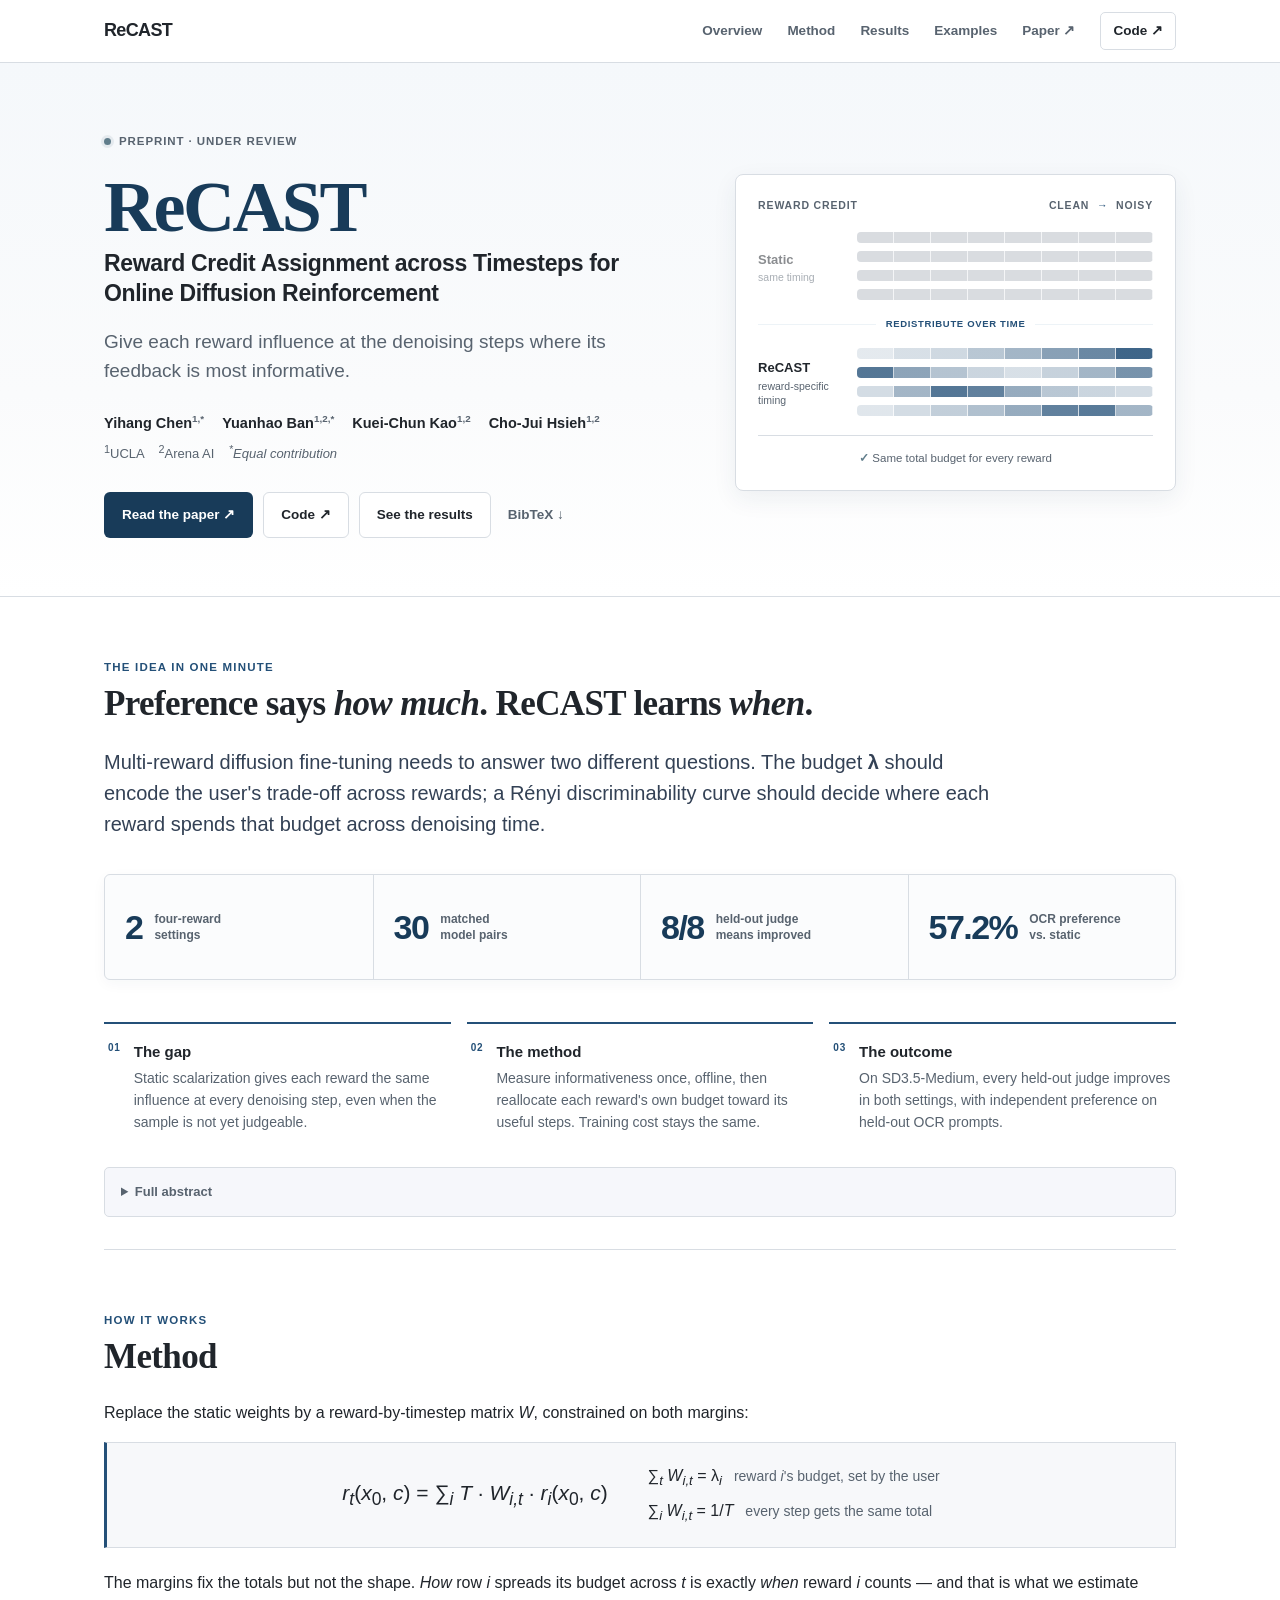
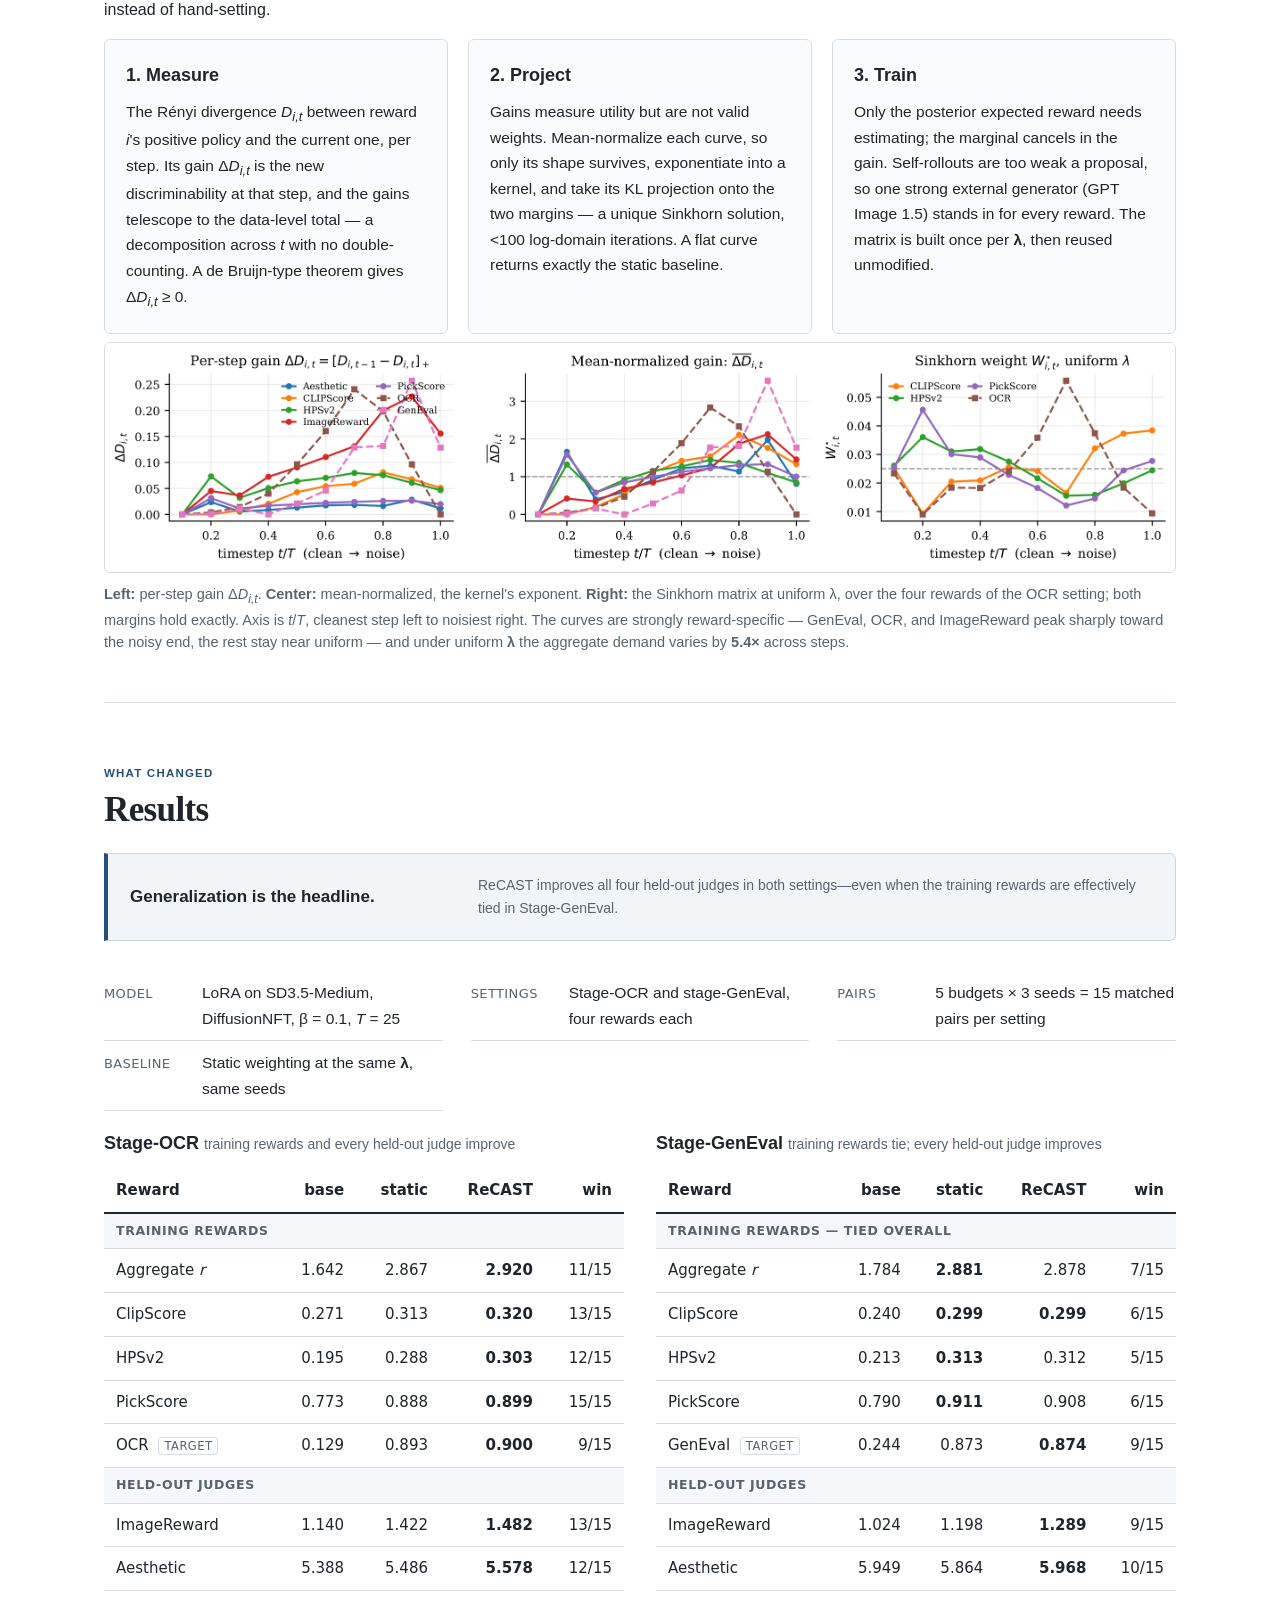
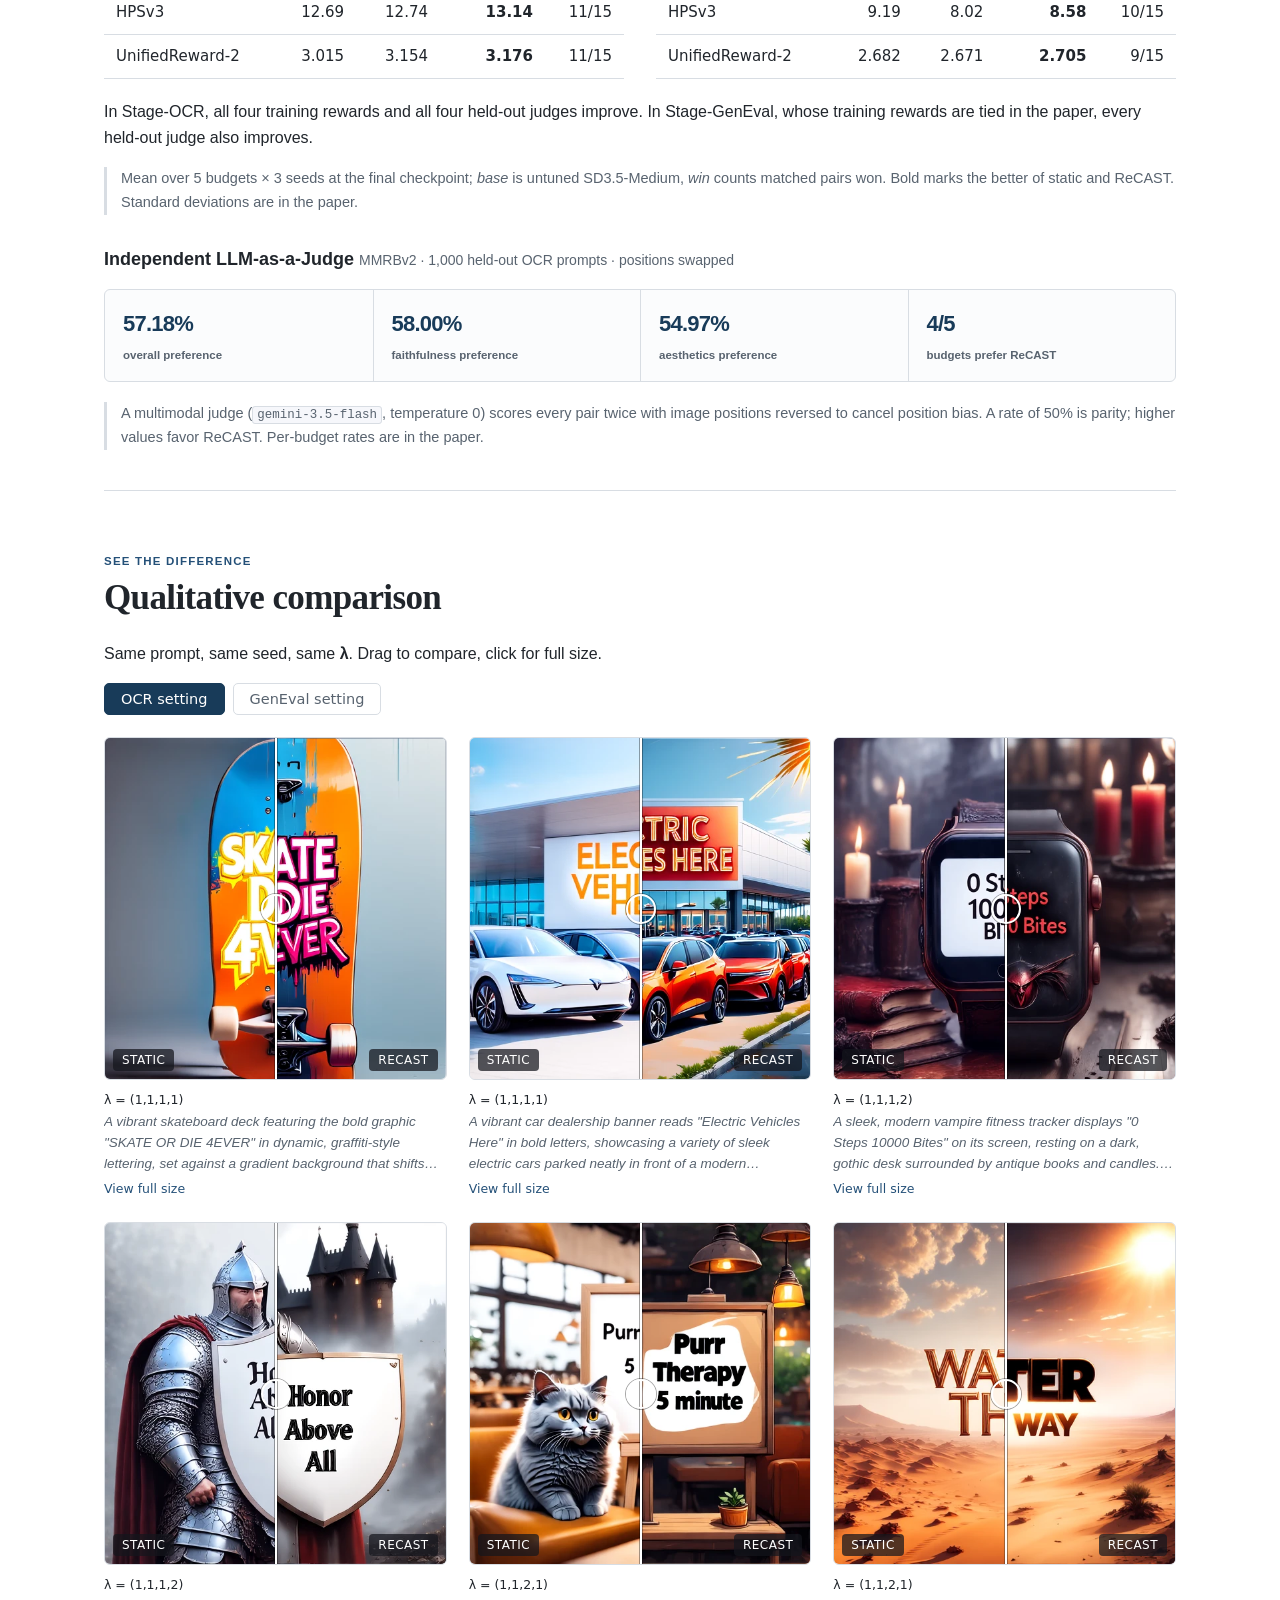
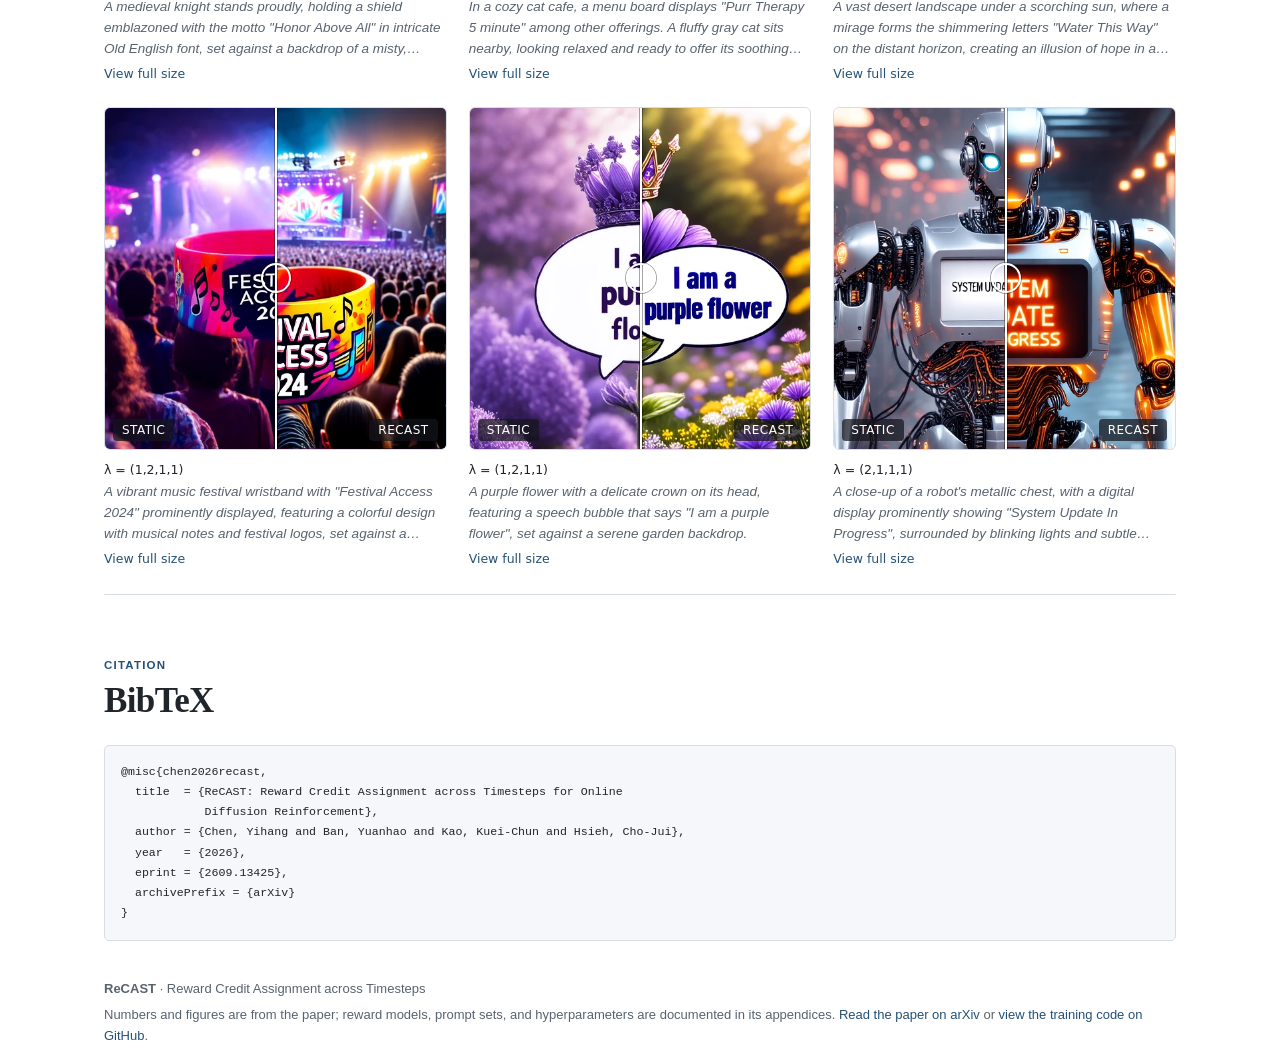
<file: index.html>
<!DOCTYPE html>
<html lang="en">
<head>
<meta charset="utf-8">
<meta name="viewport" content="width=device-width, initial-scale=1">

<title>ReCAST: Reward Credit Assignment across Timesteps for Online Diffusion Reinforcement</title>
<meta name="description" content="Per-reward, timestep-dependent credit assignment for diffusion reward fine-tuning. ReCAST spends each reward's budget at the denoising steps where its feedback is informative.">

<meta property="og:type" content="website">
<meta property="og:title" content="ReCAST: Reward Credit Assignment across Timesteps">
<meta property="og:description" content="Give every reward credit when its feedback is most informative—without changing its budget or adding training cost.">
<meta property="og:url" content="https://yhangchen.github.io/ReCAST/">
<!-- TODO(social): drop a 1200x630 static/images/social_preview.png so links unfurl with a card. -->
<meta property="og:image" content="https://yhangchen.github.io/ReCAST/static/images/social_preview.png">
<meta name="twitter:card" content="summary_large_image">

<link rel="canonical" href="https://yhangchen.github.io/ReCAST/">
<meta name="robots" content="index, follow">
<!-- Search Console ownership is verified by the HTML file method; see
     google0393580e8a13c937.html in the repo root. Do not delete that file. -->

<script type="application/ld+json">
{
  "@context": "https://schema.org",
  "@type": "ScholarlyArticle",
  "headline": "ReCAST: Reward Credit Assignment across Timesteps for Online Diffusion Reinforcement",
  "name": "ReCAST: Reward Credit Assignment across Timesteps for Online Diffusion Reinforcement",
  "url": "https://yhangchen.github.io/ReCAST/",
  "abstract": "Per-reward, timestep-dependent credit assignment for diffusion reward fine-tuning. ReCAST spends each reward's budget at the denoising steps where its feedback is informative.",
  "author": [
    {"@type": "Person", "name": "Yihang Chen", "url": "https://yhangchen.github.io/"},
    {"@type": "Person", "name": "Yuanhao Ban", "url": "https://banyuanhao.github.io/"},
    {"@type": "Person", "name": "Kuei-Chun Kao", "url": "https://johnsonkao0213.github.io/"},
    {"@type": "Person", "name": "Cho-Jui Hsieh", "url": "https://web.cs.ucla.edu/~chohsieh/"}
  ],
  "sameAs": [
    "https://arxiv.org/abs/2609.13425",
    "https://github.com/yhangchen/ReCAST-code"
  ],
  "keywords": "diffusion models, reinforcement learning, reward fine-tuning, credit assignment, multi-reward optimization"
}
</script>

<link rel="stylesheet" href="static/css/style.css">
</head>
<body>

<div class="site-nav">
  <div class="nav-inner">
    <a class="brand" href="#top" aria-label="ReCAST home">ReCAST</a>
    <nav class="nav-sections" aria-label="Page sections">
      <a href="#overview">Overview</a>
      <a href="#method">Method</a>
      <a href="#results">Results</a>
      <a href="#gallery">Examples</a>
      <a href="https://arxiv.org/abs/2609.13425" target="_blank" rel="noopener">Paper <span aria-hidden="true">↗</span></a>
      <a class="nav-code" href="https://github.com/yhangchen/ReCAST-code" target="_blank" rel="noopener">Code <span aria-hidden="true">↗</span></a>
    </nav>
  </div>
</div>

<header class="hero" id="top">
  <div class="wrap">
    <div class="hero-grid">
      <div class="hero-copy">
        <p class="venue"><span class="status-dot"></span> Preprint &middot; under review</p>
        <h1><span>ReCAST</span>Reward Credit Assignment across Timesteps for Online Diffusion Reinforcement</h1>
        <p class="hero-tagline">Give each reward influence at the denoising steps where its feedback is most informative.</p>

        <ul class="authors">
          <li><a href="https://yhangchen.github.io/">Yihang Chen</a><sup>1,*</sup></li>
          <li><a href="https://banyuanhao.github.io/">Yuanhao Ban</a><sup>1,2,*</sup></li>
          <li><a href="https://johnsonkao0213.github.io/">Kuei-Chun Kao</a><sup>1,2</sup></li>
          <li><a href="https://web.cs.ucla.edu/~chohsieh/">Cho-Jui Hsieh</a><sup>1,2</sup></li>
        </ul>
        <p class="affil">
          <sup>1</sup>UCLA &nbsp;&nbsp; <sup>2</sup>Arena AI &nbsp;&nbsp;
          <span class="note"><sup>*</sup>Equal contribution</span>
        </p>
        <nav class="links" aria-label="Project links">
          <a class="btn primary" href="https://arxiv.org/abs/2609.13425" target="_blank" rel="noopener">Read the paper <span aria-hidden="true">↗</span></a>
          <a class="btn secondary" href="https://github.com/yhangchen/ReCAST-code" target="_blank" rel="noopener">Code <span aria-hidden="true">↗</span></a>
          <a class="btn secondary" href="#results">See the results</a>
          <a class="text-link" href="#bibtex">BibTeX <span aria-hidden="true">↓</span></a>
        </nav>
      </div>

      <div class="concept-card" role="img" aria-label="Static weighting stays flat across timesteps. ReCAST gives different rewards different timestep-dependent schedules while preserving each reward's total budget.">
        <div class="concept-head">
          <span>Reward credit</span>
          <span>clean <b aria-hidden="true">→</b> noisy</span>
        </div>
        <div class="concept-block muted">
          <div class="concept-label"><strong>Static</strong><span>same timing</span></div>
          <div class="schedule flat"></div>
          <div class="schedule flat"></div>
          <div class="schedule flat"></div>
          <div class="schedule flat"></div>
        </div>
        <div class="concept-divider"><span>redistribute over time</span></div>
        <div class="concept-block">
          <div class="concept-label"><strong>ReCAST</strong><span>reward-specific timing</span></div>
          <div class="schedule timing-a"></div>
          <div class="schedule timing-b"></div>
          <div class="schedule timing-c"></div>
          <div class="schedule timing-d"></div>
        </div>
        <p class="concept-foot"><span aria-hidden="true">✓</span> Same total budget for every reward</p>
      </div>
    </div>
  </div>
</header>

<main class="wrap">

<section id="overview" class="overview">
  <p class="section-kicker">The idea in one minute</p>
  <h2>Preference says <em>how much</em>. ReCAST learns <em>when</em>.</h2>
  <p class="lede">Multi-reward diffusion fine-tuning needs to answer two different questions.
  The budget <strong>&lambda;</strong> should encode the user's trade-off across rewards; a
  R&eacute;nyi discriminability curve should decide where each reward spends that budget across
  denoising time.</p>

  <div class="metrics" aria-label="Headline results">
    <div><strong>2</strong><span>four-reward<br>settings</span></div>
    <div><strong>30</strong><span>matched<br>model pairs</span></div>
    <div><strong>8/8</strong><span>held-out judge<br>means improved</span></div>
    <div><strong>57.2%</strong><span>OCR preference<br>vs. static</span></div>
  </div>

  <ul class="key">
    <li><span>01</span><div><b>The gap</b>Static scalarization gives each reward the same influence at every denoising step, even when the sample is not yet judgeable.</div></li>
    <li><span>02</span><div><b>The method</b>Measure informativeness once, offline, then reallocate each reward's own budget toward its useful steps. Training cost stays the same.</div></li>
    <li><span>03</span><div><b>The outcome</b>On SD3.5-Medium, every held-out judge improves in both settings, with independent preference on held-out OCR prompts.</div></li>
  </ul>

  <details>
    <summary>Full abstract</summary>
    <p>Training diffusion models with multiple rewards requires distinguishing <em>user
    preference</em> from <em>reward informativeness</em>. User preference determines how much
    each reward should contribute to the overall objective; reward informativeness determines
    when its feedback is useful during denoising. Some rewards can meaningfully evaluate a
    sample as soon as global structure emerges, but others become informative only when the
    sample is nearly clean. To address both questions jointly, we propose ReCAST
    (<strong>Re</strong>ward <strong>C</strong>redit <strong>AS</strong>signment across
    <strong>T</strong>imesteps), the first method, to our knowledge, for per-reward,
    timestep-dependent credit assignment in diffusion reward fine-tuning. ReCAST separates
    user preferences from temporal allocation through a reward-by-timestep weight matrix
    <em>W</em>, whose row sums match the user-specified reward budgets
    <strong>&lambda;</strong>, while its column sums are equal, assigning the same total
    weight to each denoising step. Under these marginal constraints, ReCAST allocates weight
    according to each reward's informativeness, quantified by its R&eacute;nyi
    discriminability gain at each step. These gains telescope to the total discriminability
    between the reward-induced positive policy and the current policy, providing a basis for
    temporal credit assignment.</p>
    <p>We evaluate ReCAST by training SD3.5-Medium under two distinct four-reward settings,
    each across five reward budgets <strong>&lambda;</strong>. ReCAST improves the training
    rewards in one setting and matches them in the other, improves every held-out judge in
    both, and is preferred by an independent LLM-as-a-Judge. Together, these results show
    that ReCAST yields improvements that generalize beyond the training rewards and support
    its core principle: assigning each reward greater weight at the denoising timesteps where
    its feedback is most informative.</p>
  </details>
</section>

<section id="method">
  <p class="section-kicker">How it works</p>
  <h2>Method</h2>

  <p>Replace the static weights by a reward-by-timestep matrix <em>W</em>, constrained on
  both margins:</p>

  <div class="eq">
    <div class="eq-main">
      <em>r<sub>t</sub></em>(<em>x</em><sub>0</sub>, <em>c</em>) =
      &sum;<sub><em>i</em></sub> <em>T</em> &middot; <em>W<sub>i,t</sub></em> &middot;
      <em>r<sub>i</sub></em>(<em>x</em><sub>0</sub>, <em>c</em>)
    </div>
    <div class="eq-side">
      <span><span class="eq-c">&sum;<sub><em>t</em></sub> <em>W<sub>i,t</sub></em> =
        &lambda;<sub><em>i</em></sub></span>
        <span class="eq-l">reward <em>i</em>'s budget, set by the user</span></span>
      <span><span class="eq-c">&sum;<sub><em>i</em></sub> <em>W<sub>i,t</sub></em> =
        1/<em>T</em></span>
        <span class="eq-l">every step gets the same total</span></span>
    </div>
  </div>

  <p>The margins fix the totals but not the shape. <em>How</em> row <em>i</em> spreads its
  budget across <em>t</em> is exactly <em>when</em> reward <em>i</em> counts &mdash; and that
  is what we estimate instead of hand-setting.</p>

  <div class="steps">
    <div class="step">
      <h3>1. Measure</h3>
      <p>The R&eacute;nyi divergence <em>D<sub>i,t</sub></em> between reward <em>i</em>'s
      positive policy and the current one, per step. Its gain
      &Delta;<em>D<sub>i,t</sub></em> is the new discriminability at that step, and the gains
      telescope to the data-level total &mdash; a decomposition across <em>t</em> with no
      double-counting. A de Bruijn-type theorem gives &Delta;<em>D<sub>i,t</sub></em> &ge; 0.</p>
    </div>
    <div class="step">
      <h3>2. Project</h3>
      <p>Gains measure utility but are not valid weights. Mean-normalize each curve, so only
      its shape survives, exponentiate into a kernel, and take its KL projection onto the two
      margins &mdash; a unique Sinkhorn solution, &lt;100 log-domain iterations. A flat curve
      returns exactly the static baseline.</p>
    </div>
    <div class="step">
      <h3>3. Train</h3>
      <p>Only the posterior expected reward needs estimating; the marginal cancels in the
      gain. Self-rollouts are too weak a proposal, so one strong external generator
      (GPT Image 1.5) stands in for every reward. The matrix is built once per
      <strong>&lambda;</strong>, then reused unmodified.</p>
    </div>
  </div>

  <figure>
    <img src="static/images/method_gain_curves.png"
         alt="Three panels: per-step discriminability gain for seven rewards, the mean-normalized gain, and the Sinkhorn weight matrix it projects to.">
    <figcaption><b>Left:</b> per-step gain &Delta;<em>D<sub>i,t</sub></em>. <b>Center:</b>
    mean-normalized, the kernel's exponent. <b>Right:</b> the Sinkhorn matrix at uniform
    &lambda;, over the four rewards of the OCR setting; both margins hold exactly. Axis is
    <em>t</em>/<em>T</em>, cleanest step left to noisiest right. The curves are strongly
    reward-specific &mdash; GenEval, OCR, and ImageReward peak sharply toward the noisy end,
    the rest stay near uniform &mdash; and under uniform <strong>&lambda;</strong> the
    aggregate demand varies by <b>5.4&times;</b> across steps.</figcaption>
  </figure>
</section>

<section id="results">
  <p class="section-kicker">What changed</p>
  <h2>Results</h2>

  <div class="result-callout">
    <strong>Generalization is the headline.</strong>
    <span>ReCAST improves all four held-out judges in both settings—even when the training
    rewards are effectively tied in Stage-GenEval.</span>
  </div>

  <dl class="facts">
    <div><dt>Model</dt><dd>LoRA on SD3.5-Medium, DiffusionNFT, &beta; = 0.1, <em>T</em> = 25</dd></div>
    <div><dt>Settings</dt><dd>Stage-OCR and stage-GenEval, four rewards each</dd></div>
    <div><dt>Pairs</dt><dd>5 budgets &times; 3 seeds = 15 matched pairs per setting</dd></div>
    <div><dt>Baseline</dt><dd>Static weighting at the same <strong>&lambda;</strong>, same seeds</dd></div>
  </dl>

  <div class="table-pair">
  <div class="table-block">
  <h3>Stage-OCR <span class="sub">training rewards and every held-out judge improve</span></h3>
  <table class="results">
    <thead>
      <tr><th>Reward</th><th>base</th><th>static</th><th>ReCAST</th><th>win</th></tr>
    </thead>
    <tbody>
      <tr class="grp"><td colspan="5">Training rewards</td></tr>
      <tr><td>Aggregate <em>r</em></td><td>1.642</td><td>2.867</td><td><b>2.920</b></td><td>11/15</td></tr>
      <tr><td>ClipScore</td><td>0.271</td><td>0.313</td><td><b>0.320</b></td><td>13/15</td></tr>
      <tr><td>HPSv2</td><td>0.195</td><td>0.288</td><td><b>0.303</b></td><td>12/15</td></tr>
      <tr><td>PickScore</td><td>0.773</td><td>0.888</td><td><b>0.899</b></td><td>15/15</td></tr>
      <tr><td>OCR <span class="tgt">target</span></td><td>0.129</td><td>0.893</td><td><b>0.900</b></td><td>9/15</td></tr>
      <tr class="grp"><td colspan="5">Held-out judges</td></tr>
      <tr><td>ImageReward</td><td>1.140</td><td>1.422</td><td><b>1.482</b></td><td>13/15</td></tr>
      <tr><td>Aesthetic</td><td>5.388</td><td>5.486</td><td><b>5.578</b></td><td>12/15</td></tr>
      <tr><td>HPSv3</td><td>12.69</td><td>12.74</td><td><b>13.14</b></td><td>11/15</td></tr>
      <tr><td>UnifiedReward-2</td><td>3.015</td><td>3.154</td><td><b>3.176</b></td><td>11/15</td></tr>
    </tbody>
  </table>
  </div>

  <div class="table-block">
  <h3>Stage-GenEval <span class="sub">training rewards tie; every held-out judge improves</span></h3>
  <table class="results">
    <thead>
      <tr><th>Reward</th><th>base</th><th>static</th><th>ReCAST</th><th>win</th></tr>
    </thead>
    <tbody>
      <tr class="grp"><td colspan="5">Training rewards &mdash; tied overall</td></tr>
      <tr><td>Aggregate <em>r</em></td><td>1.784</td><td><b>2.881</b></td><td>2.878</td><td>7/15</td></tr>
      <tr><td>ClipScore</td><td>0.240</td><td><b>0.299</b></td><td><b>0.299</b></td><td>6/15</td></tr>
      <tr><td>HPSv2</td><td>0.213</td><td><b>0.313</b></td><td>0.312</td><td>5/15</td></tr>
      <tr><td>PickScore</td><td>0.790</td><td><b>0.911</b></td><td>0.908</td><td>6/15</td></tr>
      <tr><td>GenEval <span class="tgt">target</span></td><td>0.244</td><td>0.873</td><td><b>0.874</b></td><td>9/15</td></tr>
      <tr class="grp"><td colspan="5">Held-out judges</td></tr>
      <tr><td>ImageReward</td><td>1.024</td><td>1.198</td><td><b>1.289</b></td><td>9/15</td></tr>
      <tr><td>Aesthetic</td><td>5.949</td><td>5.864</td><td><b>5.968</b></td><td>10/15</td></tr>
      <tr><td>HPSv3</td><td>9.19</td><td>8.02</td><td><b>8.58</b></td><td>10/15</td></tr>
      <tr><td>UnifiedReward-2</td><td>2.682</td><td>2.671</td><td><b>2.705</b></td><td>9/15</td></tr>
    </tbody>
  </table>
  </div>
  </div>

  <p>In Stage-OCR, all four training rewards and all four held-out judges improve. In
  Stage-GenEval, whose training rewards are tied in the paper, every held-out judge also
  improves.</p>
  <p class="caveat">Mean over 5 budgets &times; 3 seeds at the final checkpoint; <em>base</em>
  is untuned SD3.5-Medium, <em>win</em> counts matched pairs won. Bold marks the better of
  static and ReCAST. Standard deviations are in the paper.</p>

  <h3>Independent LLM-as-a-Judge <span class="sub">MMRBv2 &middot; 1,000 held-out OCR prompts &middot; positions swapped</span></h3>
  <div class="judge-summary" aria-label="LLM-as-a-Judge headline results">
    <div><strong>57.18%</strong><span>overall preference</span></div>
    <div><strong>58.00%</strong><span>faithfulness preference</span></div>
    <div><strong>54.97%</strong><span>aesthetics preference</span></div>
    <div><strong>4/5</strong><span>budgets prefer ReCAST</span></div>
  </div>
  <p class="caveat">A multimodal judge (<code>gemini-3.5-flash</code>, temperature 0) scores
  every pair twice with image positions reversed to cancel position bias. A rate of 50% is
  parity; higher values favor ReCAST. Per-budget rates are in the paper.</p>
</section>

<section id="gallery">
  <p class="section-kicker">See the difference</p>
  <h2>Qualitative comparison</h2>
  <p>Same prompt, same seed, same <strong>&lambda;</strong>. Drag to compare, click for full
  size.</p>

  <div class="tabs" id="gallery-tabs" role="tablist"></div>
  <div id="gallery-grid" class="gallery-grid"></div>
  <noscript><p class="caveat">The gallery needs JavaScript; images are under
  <code>static/images/gallery/</code>.</p></noscript>
</section>

<section id="bibtex">
  <p class="section-kicker">Citation</p>
  <h2>BibTeX</h2>
  <pre><code>@misc{chen2026recast,
  title  = {ReCAST: Reward Credit Assignment across Timesteps for Online
            Diffusion Reinforcement},
  author = {Chen, Yihang and Ban, Yuanhao and Kao, Kuei-Chun and Hsieh, Cho-Jui},
  year   = {2026},
  eprint = {2609.13425},
  archivePrefix = {arXiv}
}</code></pre>
</section>

</main>

<footer class="wrap">
  <p><strong>ReCAST</strong> &middot; Reward Credit Assignment across Timesteps</p>
  <p>Numbers and figures are from the paper; reward models, prompt sets, and hyperparameters
  are documented in its appendices. <a href="https://arxiv.org/abs/2609.13425">Read the paper on arXiv</a> or <a href="https://github.com/yhangchen/ReCAST-code">view the training code on GitHub</a>.</p>
</footer>

<div id="lightbox" class="lightbox" hidden>
  <button class="lb-close" aria-label="Close">&times;</button>
  <div class="lb-body">
    <figure><img id="lb-static" alt="Static weighting"><figcaption>static</figcaption></figure>
    <figure><img id="lb-recast" alt="ReCAST"><figcaption>ReCAST</figcaption></figure>
  </div>
  <p id="lb-prompt" class="lb-prompt"></p>
</div>

<script src="static/js/gallery.js"></script>
</body>
</html>
</file>
<file: static/css/style.css>
/* Hand-written, no CDN and no build step: the page renders offline from a
   file:// URL exactly as it will on GitHub Pages. */

:root {
  --ink:        #20252b;
  --ink-soft:   #58636f;
  --line:       #d8dde3;
  --bg:         #ffffff;
  --bg-soft:    #f6f7fb;
  --accent:     #245078;
  --accent-dark:#183b59;
  --accent-soft:#edf3f7;
  --cyan:       #607d8b;
  --accent-ink: #ffffff;
  --wrap:       1120px;
}

* { box-sizing: border-box; }

html {
  -webkit-text-size-adjust: 100%;
  scroll-behavior: smooth;
  scroll-padding-top: 78px;
}

body {
  margin: 0;
  background: var(--bg);
  color: var(--ink);
  font: 400 16px/1.65 Inter, ui-sans-serif, -apple-system, BlinkMacSystemFont,
    "Segoe UI", sans-serif;
}

.wrap {
  max-width: var(--wrap);
  margin: 0 auto;
  padding: 0 24px;
}

a { color: var(--accent); text-decoration: none; }
a:hover { text-decoration: underline; }
a:focus-visible,
button:focus-visible,
input:focus-visible {
  outline: 3px solid rgba(36, 80, 120, 0.28);
  outline-offset: 3px;
}

code {
  font: 400 0.86em/1.5 "SFMono-Regular", "Consolas", "Menlo", monospace;
  background: var(--bg-soft);
  border: 1px solid var(--line);
  border-radius: 3px;
  padding: 0.08em 0.32em;
}

/* ---------- navigation + hero ---------- */

.site-nav {
  position: sticky;
  top: 0;
  z-index: 20;
  border-bottom: 1px solid var(--line);
  background: rgba(255, 255, 255, 0.96);
  backdrop-filter: blur(8px);
  -webkit-backdrop-filter: blur(8px);
}

.nav-inner {
  max-width: var(--wrap);
  min-height: 62px;
  margin: 0 auto;
  padding: 0 24px;
  display: flex;
  align-items: center;
  justify-content: space-between;
  gap: 32px;
}

.brand {
  color: var(--ink);
  font-size: 18px;
  font-weight: 800;
  letter-spacing: -0.035em;
}

.brand:hover { color: var(--accent); text-decoration: none; }

.nav-sections {
  display: flex;
  align-items: center;
  gap: 25px;
  font-size: 13.5px;
  font-weight: 600;
}

.nav-sections > a { color: var(--ink-soft); }
.nav-sections > a:hover { color: var(--ink); text-decoration: none; }

.nav-sections .nav-code {
  padding: 7px 12px;
  border: 1px solid var(--line);
  border-radius: 5px;
  background: #fff;
  color: var(--ink);
}

.nav-sections .nav-code.disabled-link,
.btn.disabled-link {
  border-style: dashed;
  background: var(--bg-soft);
  color: var(--ink-soft);
  cursor: default;
  user-select: none;
}

.hero {
  border-bottom: 1px solid var(--line);
  padding: 64px 0 58px;
  overflow: hidden;
  position: relative;
  background: linear-gradient(180deg, #f5f8fb 0%, #fafbfc 62%, #fff 100%);
}

.hero .wrap { position: relative; }

.hero-grid {
  display: grid;
  grid-template-columns: minmax(0, 1.12fr) minmax(350px, 0.88fr);
  align-items: center;
  gap: clamp(40px, 6vw, 70px);
}

.venue {
  display: inline-flex;
  align-items: center;
  gap: 8px;
  margin: 0 0 22px;
  padding: 0;
  font-size: 11.5px;
  font-weight: 700;
  letter-spacing: 0.08em;
  text-transform: uppercase;
  color: var(--ink-soft);
}

.status-dot {
  width: 7px;
  height: 7px;
  border-radius: 50%;
  background: var(--cyan);
  box-shadow: 0 0 0 3px rgba(96, 125, 139, 0.12);
}

.hero h1 {
  max-width: 680px;
  margin: 0 0 20px;
  font-size: 23px;
  line-height: 1.28;
  font-weight: 600;
  letter-spacing: -0.015em;
}

.hero h1 > span {
  display: block;
  margin-bottom: 8px;
  font: 600 clamp(54px, 7vw, 72px)/0.95 Georgia, "Times New Roman", serif;
  letter-spacing: -0.035em;
  color: var(--accent-dark);
}

.hero-tagline {
  max-width: 620px;
  margin: 0 0 26px;
  font-size: 19px;
  line-height: 1.5;
  color: var(--ink-soft);
}

.authors {
  display: flex;
  flex-wrap: wrap;
  gap: 2px 18px;
  list-style: none;
  margin: 0 0 5px;
  padding: 0;
  font-size: 14.5px;
  font-weight: 650;
}

.authors sup { font-size: 0.68em; color: var(--ink-soft); }
.authors a { color: var(--ink); }
.authors a:hover { color: var(--accent); }

.affil {
  margin: 0 0 27px;
  font-size: 13px;
  color: var(--ink-soft);
}

.affil .note { font-style: italic; }

.links { display: flex; flex-wrap: wrap; gap: 10px; align-items: center; }

.btn {
  display: inline-block;
  padding: 11px 17px;
  border: 1px solid transparent;
  border-radius: 6px;
  font-size: 13.5px;
  font-weight: 700;
  transition: background-color 140ms ease, border-color 140ms ease, transform 140ms ease;
}

.btn:hover { text-decoration: none; transform: translateY(-1px); }
.btn.primary { background: var(--accent-dark); color: #fff; }
.btn.primary:hover { background: #214d70; }
.btn.secondary { border-color: var(--line); background: #fff; color: var(--ink); }
.btn.secondary:hover { border-color: #bec5d0; }

.text-link {
  padding: 9px 7px;
  color: var(--ink-soft);
  font-size: 13.5px;
  font-weight: 650;
}

.concept-card {
  padding: 22px;
  border: 1px solid var(--line);
  border-radius: 8px;
  background: #fff;
  box-shadow: 0 8px 24px rgba(24, 59, 89, 0.07);
}

.concept-head,
.concept-label {
  display: flex;
  align-items: center;
  justify-content: space-between;
  gap: 16px;
}

.concept-head {
  margin-bottom: 18px;
  color: var(--ink-soft);
  font-size: 10.5px;
  font-weight: 750;
  letter-spacing: 0.08em;
  text-transform: uppercase;
}

.concept-head b { padding: 0 4px; color: var(--accent); }

.concept-block {
  display: grid;
  grid-template-columns: 86px 1fr;
  gap: 8px 13px;
  align-items: center;
}

.concept-block.muted { opacity: 0.52; }

.concept-label {
  grid-row: 1 / span 4;
  display: flex;
  flex-direction: column;
  align-items: flex-start;
  gap: 0;
  font-size: 13px;
}

.concept-label span { color: var(--ink-soft); font-size: 10.5px; line-height: 1.35; }

.schedule {
  position: relative;
  height: 11px;
  overflow: hidden;
  border-radius: 4px;
  background-color: var(--accent-soft);
}

.schedule::after {
  content: "";
  position: absolute;
  inset: 0;
  background: repeating-linear-gradient(90deg, transparent 0 calc(12.5% - 1px), rgba(255, 255, 255, 0.72) calc(12.5% - 1px) 12.5%);
}

.schedule.flat { background: rgba(83, 97, 118, 0.42); }
/* Each row has the same summed opacity as .flat (8 × .42). Only its timing
   changes, mirroring ReCAST's fixed per-reward budget constraint. */
.schedule.timing-a { background: linear-gradient(to right, rgba(36,80,120,.12) 0 12.5%, rgba(36,80,120,.18) 12.5% 25%, rgba(36,80,120,.22) 25% 37.5%, rgba(36,80,120,.32) 37.5% 50%, rgba(36,80,120,.42) 50% 62.5%, rgba(36,80,120,.54) 62.5% 75%, rgba(36,80,120,.68) 75% 87.5%, rgba(36,80,120,.88) 87.5% 100%); }
.schedule.timing-b { background: linear-gradient(to right, rgba(36,80,120,.78) 0 12.5%, rgba(36,80,120,.52) 12.5% 25%, rgba(36,80,120,.34) 25% 37.5%, rgba(36,80,120,.24) 37.5% 50%, rgba(36,80,120,.18) 50% 62.5%, rgba(36,80,120,.26) 62.5% 75%, rgba(36,80,120,.42) 75% 87.5%, rgba(36,80,120,.62) 87.5% 100%); }
.schedule.timing-c { background: linear-gradient(to right, rgba(36,80,120,.20) 0 12.5%, rgba(36,80,120,.42) 12.5% 25%, rgba(36,80,120,.78) 25% 37.5%, rgba(36,80,120,.72) 37.5% 50%, rgba(36,80,120,.48) 50% 62.5%, rgba(36,80,120,.32) 62.5% 75%, rgba(36,80,120,.24) 75% 87.5%, rgba(36,80,120,.20) 87.5% 100%); }
.schedule.timing-d { background: linear-gradient(to right, rgba(36,80,120,.14) 0 12.5%, rgba(36,80,120,.20) 12.5% 25%, rgba(36,80,120,.28) 25% 37.5%, rgba(36,80,120,.36) 37.5% 50%, rgba(36,80,120,.48) 50% 62.5%, rgba(36,80,120,.72) 62.5% 75%, rgba(36,80,120,.76) 75% 87.5%, rgba(36,80,120,.42) 87.5% 100%); }

.concept-divider {
  display: flex;
  align-items: center;
  gap: 10px;
  margin: 16px 0;
  color: var(--accent);
  font-size: 9.5px;
  font-weight: 750;
  letter-spacing: 0.07em;
  text-transform: uppercase;
}

.concept-divider::before,
.concept-divider::after { content: ""; height: 1px; flex: 1; background: var(--accent-soft); }

.concept-foot {
  margin: 19px 0 0;
  padding-top: 13px;
  border-top: 1px solid var(--line);
  color: var(--ink-soft);
  font-size: 11.5px;
  text-align: center;
}

.concept-foot span { color: var(--cyan); font-weight: 800; }

/* ---------- sections ---------- */

main { padding: 0 0 40px; }

section { padding: 64px 0 24px; border-bottom: 1px solid var(--line); }
section:last-of-type { border-bottom: 0; }

h2 {
  margin: 0 0 24px;
  font: 600 clamp(28px, 4vw, 35px)/1.16 Georgia, "Times New Roman", serif;
  line-height: 1.12;
  letter-spacing: -0.018em;
}

h3 {
  margin: 0 0 8px;
  font-size: 18px;
  font-weight: 720;
}

.section-kicker {
  margin: 0 0 9px;
  color: var(--accent);
  font-size: 11.5px;
  line-height: 1.2;
  font-weight: 780;
  letter-spacing: 0.105em;
  text-transform: uppercase;
}

.section-kicker + h2 { margin-top: 0; }

/* A subsection heading needs air above it; the ones inside .step and
   .table-block cards do not. */
section > h3 { margin-top: 30px; }

p { margin: 0 0 16px; }

figure { margin: 0 0 24px; }

figure img {
  display: block;
  width: 100%;
  height: auto;
  border: 1px solid var(--line);
  border-radius: 6px;
  background: #fff;
}

figcaption {
  margin-top: 10px;
  font-size: 14.5px;
  line-height: 1.55;
  color: var(--ink-soft);
}

.caveat {
  font-size: 14.5px;
  color: var(--ink-soft);
  border-left: 3px solid var(--line);
  padding-left: 14px;
}

.overview > h2 { max-width: 780px; }

.lede {
  max-width: 900px;
  font-size: 20px;
  line-height: 1.55;
  color: #334155;
}

.metrics {
  display: grid;
  grid-template-columns: repeat(4, 1fr);
  margin: 34px 0 42px;
  border: 1px solid var(--line);
  border-radius: 6px;
  background: #fbfcfd;
  box-shadow: 0 4px 14px rgba(24, 59, 89, 0.04);
}

.metrics > div {
  min-height: 104px;
  padding: 19px 20px;
  display: flex;
  align-items: center;
  gap: 12px;
}

.metrics > div + div { border-left: 1px solid var(--line); }

.metrics strong {
  color: var(--accent-dark);
  font-size: clamp(25px, 3vw, 34px);
  line-height: 1;
  letter-spacing: -0.045em;
}

.metrics span {
  color: var(--ink-soft);
  font-size: 12px;
  font-weight: 650;
  line-height: 1.35;
}

/* Three scannable takeaways, so the page states problem/method/result before it
   asks for a paragraph of reading. */
.key {
  margin: 0 0 30px;
  padding: 0;
  list-style: none;
  display: grid;
  grid-template-columns: repeat(3, 1fr);
  gap: 16px;
}

.key li {
  min-width: 0;
  display: flex;
  gap: 13px;
  padding: 16px 4px 4px;
  border: 0;
  border-top: 2px solid var(--accent);
  border-radius: 0;
  background: #fff;
  color: var(--ink-soft);
  font-size: 14px;
  line-height: 1.55;
}

.key li > span {
  flex: 0 0 auto;
  color: var(--accent);
  font-size: 10px;
  font-weight: 800;
  letter-spacing: 0.08em;
}

.key li b {
  display: block;
  margin-bottom: 5px;
  color: var(--ink);
  font-size: 15px;
}

/* The full abstract is collapsed: available in one click, free at a glance. */
details {
  border: 1px solid var(--line);
  border-radius: 5px;
  padding: 0;
  margin-bottom: 8px;
  background: var(--bg-soft);
}

summary {
  cursor: pointer;
  padding: 13px 16px;
  font-size: 13px;
  font-weight: 650;
  color: var(--ink-soft);
}

details[open] summary { margin-bottom: 0; border-bottom: 1px solid var(--line); }
details p { margin: 16px; font-size: 14px; }
details p:last-child { margin-bottom: 8px; }

/* ---------- the master equation ---------- */

/* No MathJax: the one display equation the page needs is small enough to set in
   HTML, which keeps the page CDN-free and readable with JS disabled. */
.eq {
  display: flex;
  flex-wrap: wrap;
  align-items: center;
  justify-content: center;
  gap: 14px 40px;
  margin: 0 0 22px;
  padding: 20px 24px;
  border: 1px solid var(--line);
  border-left: 3px solid var(--accent);
  border-radius: 0;
  background: #f7f8fa;
}

.eq-main { font-size: 21px; }

.eq-side {
  display: grid;
  gap: 6px;
  font-size: 14px;
  color: var(--ink-soft);
}

.eq-c { font-size: 16px; color: var(--ink); margin-right: 8px; }

.eq-l { white-space: nowrap; }

/* ---------- setup facts ---------- */

.facts {
  display: grid;
  grid-template-columns: repeat(auto-fit, minmax(300px, 1fr));
  gap: 0 28px;
  margin: 0 0 18px;
}

.result-callout {
  display: grid;
  grid-template-columns: minmax(230px, 0.48fr) minmax(0, 1fr);
  gap: 24px;
  align-items: center;
  margin: 0 0 30px;
  padding: 20px 22px;
  border: 1px solid rgba(36, 80, 120, 0.18);
  border-left: 4px solid var(--accent);
  border-radius: 0 6px 6px 0;
  background: #f2f5f7;
}

.result-callout strong { font-size: 17px; }
.result-callout span { color: var(--ink-soft); font-size: 14px; }

.judge-summary {
  display: grid;
  grid-template-columns: repeat(4, 1fr);
  margin: 14px 0 20px;
  overflow: hidden;
  border: 1px solid var(--line);
  border-radius: 6px;
  background: #fbfcfd;
}

.judge-summary > div {
  display: flex;
  flex-direction: column;
  gap: 4px;
  padding: 16px 18px;
}

.judge-summary > div + div { border-left: 1px solid var(--line); }
.judge-summary strong { color: var(--accent-dark); font-size: 22px; letter-spacing: -0.035em; }
.judge-summary span { color: var(--ink-soft); font-size: 11.5px; font-weight: 650; }

.facts > div {
  display: flex;
  gap: 10px;
  padding: 9px 0;
  border-bottom: 1px solid var(--line);
}

.facts dt {
  flex: 0 0 88px;
  font-family: system-ui, -apple-system, "Segoe UI", sans-serif;
  font-size: 13px;
  letter-spacing: 0.03em;
  text-transform: uppercase;
  color: var(--ink-soft);
  padding-top: 3px;
}

.facts dd { margin: 0; font-size: 15.5px; }

.steps {
  display: grid;
  grid-template-columns: repeat(auto-fit, minmax(240px, 1fr));
  gap: 20px;
  margin-bottom: 8px;
}

.step {
  border: 1px solid var(--line);
  border-radius: 6px;
  padding: 21px;
  background: #fafbfc;
}

.step p { margin: 0; font-size: 15.5px; }

table.results {
  width: 100%;
  border-collapse: collapse;
  font-family: system-ui, -apple-system, "Segoe UI", sans-serif;
  font-size: 15px;
  margin-bottom: 20px;
}

table.results th,
table.results td {
  padding: 9px 12px;
  text-align: left;
  border-bottom: 1px solid var(--line);
}

table.results thead th {
  border-bottom: 2px solid var(--ink);
  font-weight: 600;
}

/* Numbers right-align so static and ReCAST are comparable down the column; the
   reward name in column 1 stays left. */
table.results th + th,
table.results td + td { text-align: right; }

table.results tbody td:first-child { white-space: nowrap; }
table.results tbody tr:not(.grp):hover td { background: #fafaff; }

/* The paper groups each table into training rewards and held-out judges; the
   spanning row keeps that split visible without a second table. */
table.results tr.grp td {
  font-family: system-ui, -apple-system, "Segoe UI", sans-serif;
  font-size: 12.5px;
  font-weight: 600;
  letter-spacing: 0.05em;
  text-transform: uppercase;
  color: var(--ink-soft);
  background: var(--bg-soft);
  text-align: left;
  padding: 7px 12px;
}

table.results .tgt {
  font-size: 11.5px;
  letter-spacing: 0.04em;
  text-transform: uppercase;
  color: var(--ink-soft);
  border: 1px solid var(--line);
  border-radius: 3px;
  padding: 1px 5px;
  margin-left: 5px;
}

table.results.narrow { font-size: 14px; }
table.results.narrow th,
table.results.narrow td { padding: 8px 8px; }

.table-pair {
  display: grid;
  grid-template-columns: repeat(auto-fit, minmax(400px, 1fr));
  gap: 8px 32px;
}

.table-block h3 { margin-bottom: 10px; }
.table-block,
.table-scroll { min-width: 0; overflow-x: auto; }

h3 .sub {
  font-weight: 400;
  font-size: 14px;
  color: var(--ink-soft);
}

pre {
  background: var(--bg-soft);
  border: 1px solid var(--line);
  border-radius: 5px;
  padding: 16px;
  overflow-x: auto;
  font-size: 13.5px;
  line-height: 1.5;
}

pre code { background: none; border: 0; padding: 0; }

footer {
  padding: 30px 24px 48px;
  font-size: 13px;
  color: var(--ink-soft);
}

footer p { margin-bottom: 4px; }

/* ---------- gallery ---------- */

.tabs {
  display: flex;
  gap: 8px;
  margin-bottom: 22px;
  flex-wrap: wrap;
}

.tab {
  font-family: system-ui, -apple-system, "Segoe UI", sans-serif;
  font-size: 14.5px;
  padding: 7px 16px;
  border: 1px solid var(--line);
  border-radius: 5px;
  background: #fff;
  color: var(--ink-soft);
  cursor: pointer;
  transition: background-color 140ms ease, border-color 140ms ease, color 140ms ease;
}

.tab[aria-selected="true"] {
  background: var(--accent-dark);
  border-color: var(--accent-dark);
  color: #fff;
}

.gallery-grid {
  display: grid;
  grid-template-columns: repeat(3, minmax(0, 1fr));
  gap: 22px;
}

.pair { margin: 0; }

/* The comparison slider: both images are stacked at full size and the top one
   is revealed by a clip-path driven from a range input, so there is no layout
   thrash while dragging and it degrades to a plain stacked pair without JS. */
.cmp {
  position: relative;
  aspect-ratio: 1 / 1;
  border: 1px solid var(--line);
  border-radius: 6px;
  overflow: hidden;
  background: var(--bg-soft);
  cursor: ew-resize;
}

.cmp img {
  position: absolute;
  inset: 0;
  width: 100%;
  height: 100%;
  object-fit: cover;
  border: 0;
  border-radius: 0;
  user-select: none;
  -webkit-user-drag: none;
}

.cmp img.top { clip-path: inset(0 0 0 var(--split, 50%)); }

.cmp .divider {
  position: absolute;
  top: 0;
  bottom: 0;
  left: var(--split, 50%);
  width: 2px;
  background: #fff;
  box-shadow: 0 0 0 1px rgba(0, 0, 0, 0.35);
  pointer-events: none;
}

.cmp .divider::after {
  content: "";
  position: absolute;
  top: 50%;
  left: 50%;
  width: 26px;
  height: 26px;
  transform: translate(-50%, -50%);
  border: 2px solid #fff;
  border-radius: 50%;
  box-shadow: 0 0 0 1px rgba(0, 0, 0, 0.35);
}

.cmp input[type="range"] {
  position: absolute;
  inset: 0;
  width: 100%;
  height: 100%;
  margin: 0;
  opacity: 0;
  cursor: ew-resize;
}

.cmp .tag {
  position: absolute;
  bottom: 8px;
  font: 500 12px/1 system-ui, -apple-system, "Segoe UI", sans-serif;
  letter-spacing: 0.04em;
  text-transform: uppercase;
  padding: 5px 9px;
  border-radius: 4px;
  background: rgba(20, 22, 28, 0.72);
  color: #fff;
  pointer-events: none;
}

.cmp .tag.left  { left: 8px; }
.cmp .tag.right { right: 8px; }

.pair figcaption { margin-top: 10px; font-size: 13.5px; }
.pair .lam {
  display: block;
  font-family: system-ui, -apple-system, "Segoe UI", sans-serif;
  font-size: 12.5px;
  color: var(--ink);
  margin-bottom: 3px;
}

.pair .prompt {
  display: block;
  font-style: italic;
  /* Prompts run to four lines; clamped so the grid rows stay even, with the
     full text available in the lightbox. */
  display: -webkit-box;
  -webkit-line-clamp: 3;
  -webkit-box-orient: vertical;
  overflow: hidden;
}

.zoom {
  margin-top: 6px;
  font: 500 12.5px system-ui, -apple-system, "Segoe UI", sans-serif;
  background: none;
  border: 0;
  padding: 0;
  color: var(--accent);
  cursor: pointer;
}

/* ---------- lightbox ---------- */

.lightbox {
  position: fixed;
  inset: 0;
  z-index: 50;
  background: rgba(16, 18, 22, 0.92);
  padding: 32px;
  overflow: auto;
}

.lightbox[hidden] { display: none; }

.lb-body {
  display: grid;
  grid-template-columns: 1fr 1fr;
  gap: 16px;
  max-width: 1100px;
  margin: 0 auto;
}

.lb-body figure { margin: 0; }
.lb-body img { border-color: rgba(255, 255, 255, 0.15); }
.lb-body figcaption {
  color: #d7dae1;
  text-align: center;
  font: 500 12.5px/1 system-ui, -apple-system, "Segoe UI", sans-serif;
  letter-spacing: 0.05em;
  text-transform: uppercase;
  margin-top: 8px;
}

.lb-prompt {
  max-width: 1100px;
  margin: 20px auto 0;
  color: #eceef2;
  font-style: italic;
  font-size: 15px;
}

.lb-close {
  position: fixed;
  top: 16px;
  right: 20px;
  width: 40px;
  height: 40px;
  font-size: 28px;
  line-height: 1;
  color: #fff;
  background: rgba(255, 255, 255, 0.12);
  border: 0;
  border-radius: 50%;
  cursor: pointer;
}

/* ---------- narrow screens ---------- */

@media (max-width: 880px) {
  .hero { padding: 60px 0 56px; }
  .hero-grid { grid-template-columns: 1fr; gap: 44px; }
  .hero-copy { max-width: 700px; }
  .concept-card { max-width: 600px; transform: none; }
  .key { grid-template-columns: 1fr; }
  .key li { padding: 17px 18px; }
  .table-pair { grid-template-columns: minmax(0, 1fr); }
  .gallery-grid { grid-template-columns: repeat(2, minmax(0, 1fr)); }
}

@media (max-width: 700px) {
  .nav-sections > a:not(.nav-code) { display: none; }
  section { padding: 56px 0 24px; }
  .metrics { grid-template-columns: 1fr 1fr; }
  .metrics > div { min-height: 90px; }
  .metrics > div:nth-child(3) { border-left: 0; border-top: 1px solid var(--line); }
  .metrics > div:nth-child(4) { border-top: 1px solid var(--line); }
  .result-callout { grid-template-columns: 1fr; gap: 5px; }
  .judge-summary { grid-template-columns: 1fr 1fr; }
  .judge-summary > div:nth-child(3) { border-left: 0; border-top: 1px solid var(--line); }
  .judge-summary > div:nth-child(4) { border-top: 1px solid var(--line); }
  .eq { justify-content: flex-start; padding: 18px; }
  .eq-side { gap: 10px; }
  .eq-side > span { display: flex; flex-direction: column; }
  .eq-l { white-space: normal; }
  table.results { min-width: 560px; }
}

@media (max-width: 480px) {
  .wrap, .nav-inner { padding-left: 18px; padding-right: 18px; }
  .hero { padding: 48px 0 42px; }
  .hero h1 { font-size: 20px; }
  .hero h1 > span { font-size: 62px; }
  .hero-tagline { font-size: 17px; }
  .authors { gap: 2px 12px; font-size: 13.5px; }
  .affil { line-height: 1.5; }
  .concept-card { padding: 17px; }
  .concept-block { grid-template-columns: 75px 1fr; gap: 7px 9px; }
  .links .text-link { width: 100%; padding-left: 1px; }
  .metrics > div { padding: 16px 14px; gap: 9px; }
  .metrics strong { font-size: 25px; }
  .metrics span { font-size: 10.5px; }
  h2 { font-size: 29px; }
  body { font-size: 15.5px; }
  .gallery-grid { grid-template-columns: minmax(0, 1fr); }
  .lb-body { grid-template-columns: 1fr; }
  .lightbox { padding: 56px 16px 32px; }
}

@media (prefers-reduced-motion: reduce) {
  * { transition: none !important; }
  html { scroll-behavior: auto; }
}
</file>
